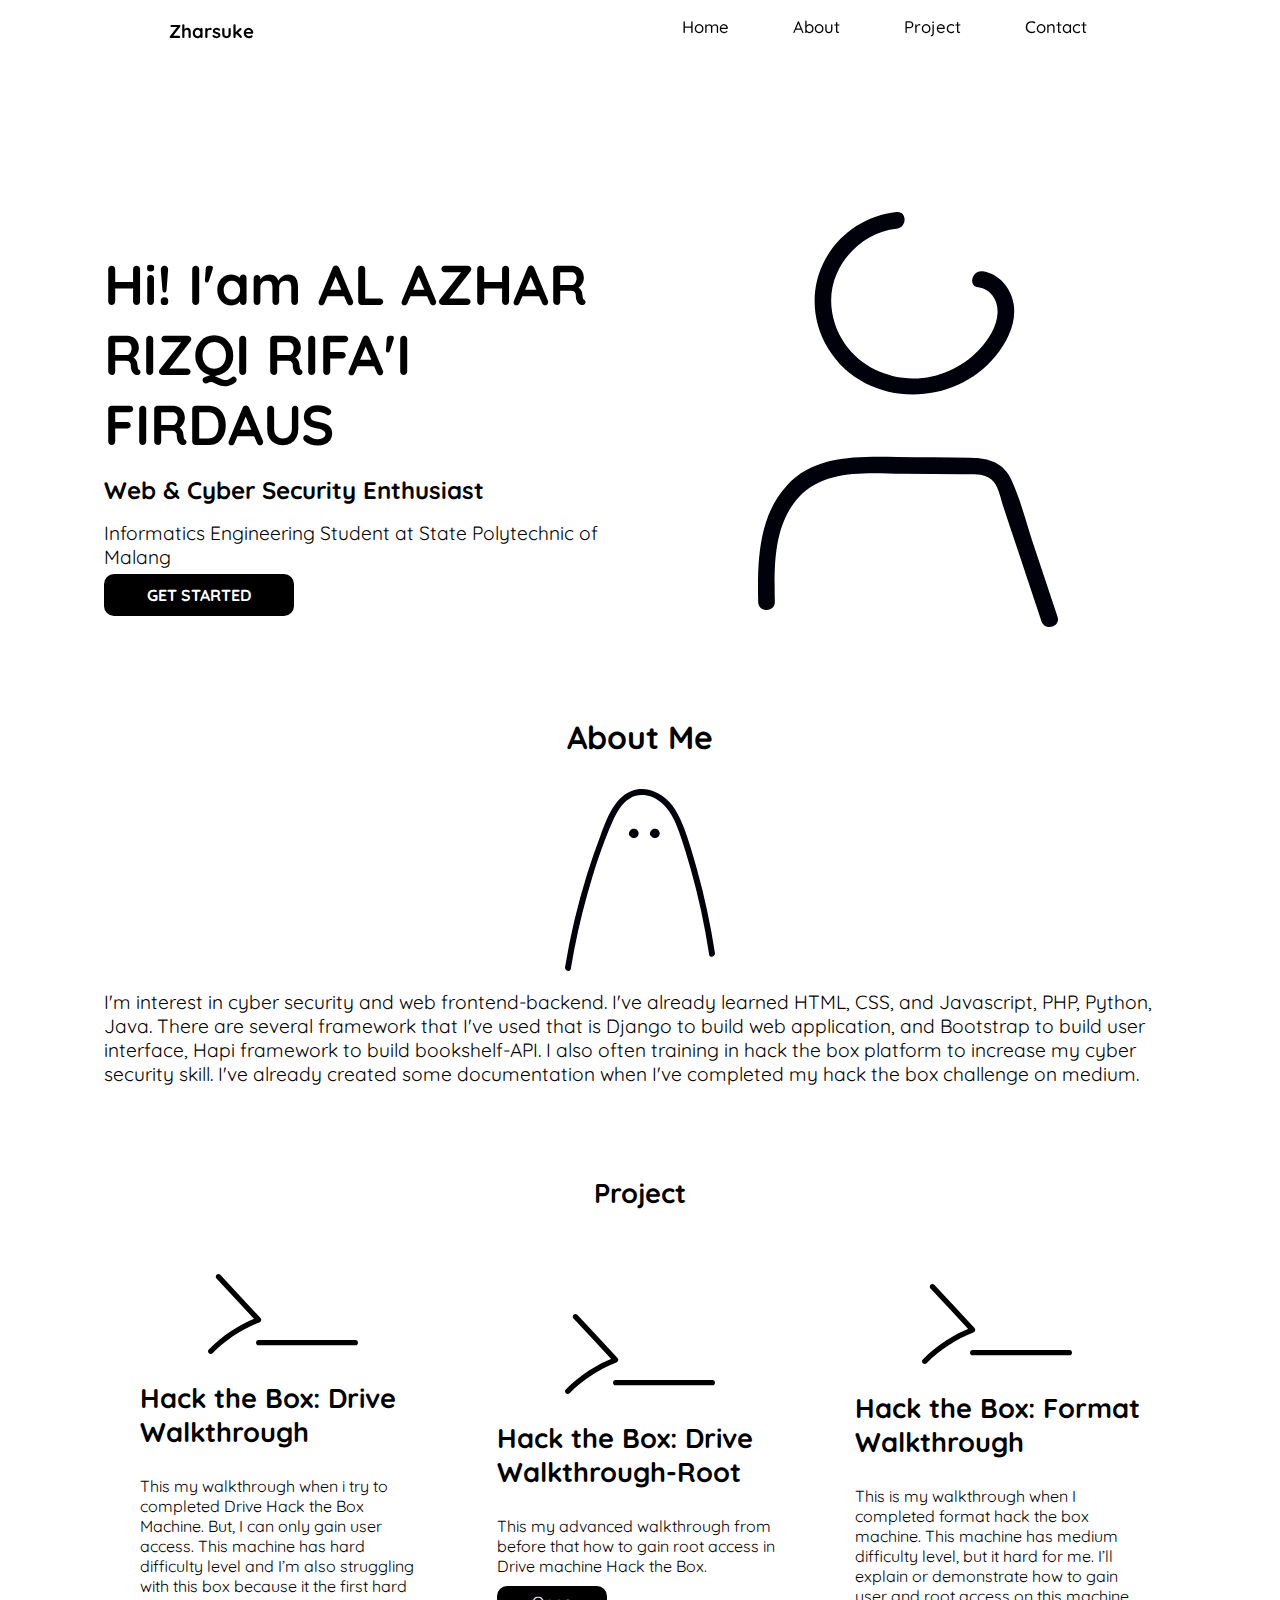
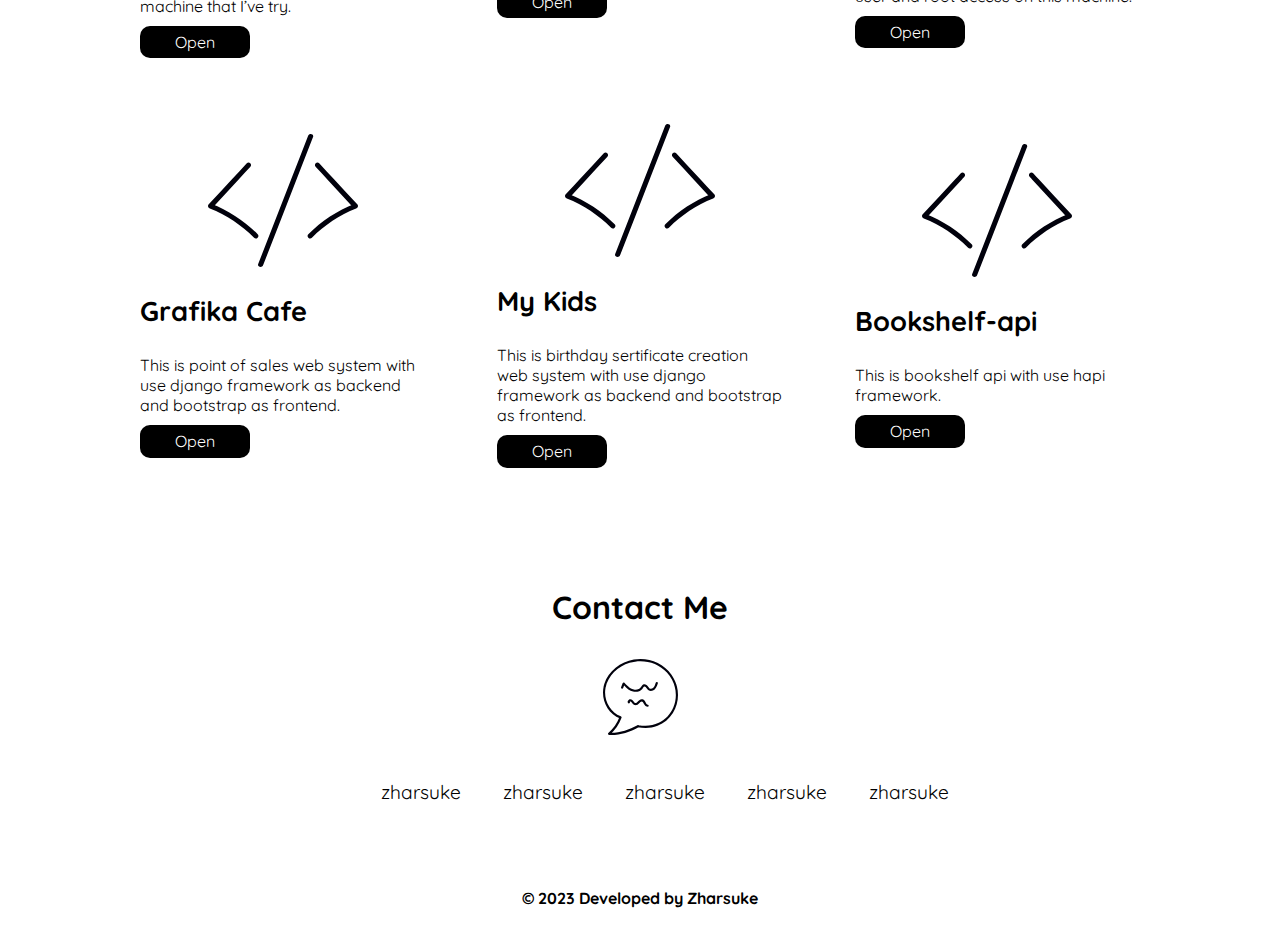
<file: index.html>
<!DOCTYPE html>
<html lang="en">
<head>
    <meta charset="UTF-8">
    <meta name="viewport" content="width=device-width, initial-scale=1.0">
    <title>Personal Portfolio</title>
    <link rel="stylesheet" href="assets/styles/index.css">
    <link rel="stylesheet" href="https://cdnjs.cloudflare.com/ajax/libs/font-awesome/6.4.2/css/all.min.css" integrity="sha512-z3gLpd7yknf1YoNbCzqRKc4qyor8gaKU1qmn+CShxbuBusANI9QpRohGBreCFkKxLhei6S9CQXFEbbKuqLg0DA==" crossorigin="anonymous" referrerpolicy="no-referrer" />
</head>
<body>
    <header class="navbar-container">
        <div class="logo">
            <h3>Zharsuke</h3>
        </div>
        <nav class="nav-list">
            <ul>
                <li><a href="#">Home</a></li>
                <li><a href="#about">About</a></li>
                <li><a href="#project">Project</a></li>
                <li><a href="#contact">Contact</a></li>
            </ul>
        </nav>
    </header>

    <main>
        <div class="jumbotron">
            <div class="jumbotron-description">
                <h1>Hi! I'am AL AZHAR RIZQI RIFA'I FIRDAUS</h1>
                <h3>Web & Cyber Security Enthusiast</h3>
                <p>Informatics Engineering Student at State Polytechnic of Malang</p>
                <a href="#about">Get Started</a>
            </div>
            <div class="jumbotron-image">
                <img src="assets/image/person.svg" alt="">
            </div>
        </div>

        <div class="about" id="about">
            <article>
                <h3 align="center">About Me</h3>
                <img src="assets/image/ghost.svg" alt="">
                <p>I'm interest in cyber security and web frontend-backend. I've already learned HTML, CSS, and Javascript, PHP, Python, Java. There are several framework that I've used that is Django to build web application, and Bootstrap to build user interface, Hapi framework to build bookshelf-API. I also often training in hack the box platform to increase my cyber security skill. I've already created some documentation when I've completed my hack the box challenge on medium.</p>
            </article>
        </div>

        <div class="project" id="project">
            <article>
                <h3 align="center">Project</h3>
                <div class="card">
                    <div class="card-item">
                        <img src="assets/image/cli.svg" alt="">
                        <h3>Hack the Box: Drive Walkthrough</h3>
                        <p>This my walkthrough when i try to completed Drive Hack the Box Machine. But, I can only gain user access. This machine has hard difficulty level and I’m also struggling with this box because it the first hard machine that I’ve try.</p>
                        <a href="https://medium.com/@zharsuke/hack-the-box-drive-walkthrough-bd22f1320755">Open</a>
                    </div>
                    <div class="card-item">
                        <img src="assets/image/cli.svg" alt="">
                        <h3>Hack the Box: Drive Walkthrough-Root</h3>
                        <p>This my advanced walkthrough from before that how to gain root access in Drive machine Hack the Box.</p>
                        <a href="https://medium.com/@zharsuke/hack-the-box-drive-walkthrough-root-07aae5d368a0">Open</a>
                    </div>
                    <div class="card-item">
                        <img src="assets/image/cli.svg" alt="">
                        <h3>Hack the Box: Format Walkthrough</h3>
                        <p>This is my walkthrough when I completed format hack the box machine. This machine has medium difficulty level, but it hard for me. I’ll explain or demonstrate how to gain user and root access on this machine.</p>
                        <a href="https://medium.com/@zharsuke/hack-the-box-format-walkthrough-8fb0f73201e1">Open</a>
                    </div>
                </div>
                <div class="card">
                    <div class="card-item">
                        <img src="assets/image/code.svg" alt="">
                        <h3>Grafika Cafe</h3>
                        <p>This is point of sales web system with use django framework as backend and bootstrap as frontend.</p>
                        <a href="https://github.com/zharsuke/grafika-cafe-web">Open</a>
                    </div>
                    <div class="card-item">
                        <img src="assets/image/code.svg" alt="">
                        <h3>My Kids</h3>
                        <p>This is birthday sertificate creation web system with use django framework as backend and bootstrap as frontend.</p>
                        <a href="https://github.com/zharsuke/mykids">Open</a>
                    </div>
                    <div class="card-item">
                        <img src="assets/image/code.svg" alt="">
                        <h3>Bookshelf-api</h3>
                        <p>This is bookshelf api with use hapi framework.</p>
                        <a href="https://github.com/zharsuke/bookshelf-api">Open</a>
                    </div>
                </div>
            </article>
        </div>

        <aside class="contact" id="contact">
            <header>
                <h3 align="center">Contact Me</h3>
                <figure>
                    <img src="assets/image/chat.svg" alt="">
                </figure>
            </header>
            <section>
                <ul>
                    <li><a href="https://github.com/zharsuke"><i class="fab fa-github"></i>zharsuke</a></li>
                    <li><a href="https://www.instagram.com/zharsuke/"><i class="fab fa-instagram"></i>zharsuke</a></li>
                    <li><a href="https://twitter.com/zharsuke"><i class="fab fa-twitter"></i>zharsuke</a></li>
                    <li><a href="https://medium.com/@zharsuke"><i class="fab fa-medium"></i>zharsuke</a></li>
                    <li><a href="mailto:alazharisqi@gmail.com"><i class="fa-regular fa-envelope"></i>zharsuke</a></li>
                </ul>
            </section>
        </aside>

    </main>

    <footer>
        <p>&#169; 2023 Developed by Zharsuke</p>
    </footer>
</body>
</html>
</file>
<file: assets/styles/index.css>
@import url('https://fonts.googleapis.com/css2?family=Quicksand:wght@500;700&display=swap');

*, *::before, *::after {
    box-sizing: border-box;
}

body {
    height: 100vh;
    font-family: 'Quicksand', sans-serif;
    margin: 0;
    display: flex;
    flex-direction: column;
}

.navbar-container {
    width: 100%;
    margin-inline: auto;
    display: flex;
    justify-content: space-around;
    position: fixed;
}

.navbar-container .logo h3 {
    width: 150px;
}

.navbar-container .nav-list ul {
    padding-left: 0;
    display: flex;
    justify-content: center;
    gap: 2rem 1rem;
}

.navbar-container .nav-list li {
    list-style-type: none;
}

.navbar-container .nav-list li a {
    text-decoration: none;
    font-size: 1.05rem;
    font-weight: 500;
    color: black;
    padding: .5rem 1.5rem;
    border-radius: 10px;
    transition: all .2s ease-in-out;
}

.navbar-container .nav-list li:hover a {
    color: black;
    font-weight: bold;
    text-decoration: underline;
}

main {
    max-width: 1200px;
    width: 100%;
    margin-inline: auto;
    padding: 2rem 4rem;
}

.jumbotron {
    margin-top: 20vh;
    flex: 1;
    display: flex;
    align-items: center;
}

.jumbotron .jumbotron-description {
    flex: 1 1;
}

.jumbotron .jumbotron-description h1 {
    font-size: 3.5rem;
    margin-block: 1rem;
}

.jumbotron .jumbotron-description h3 {
    font-size: 1.5rem;
    margin-block: 1rem;
}

.jumbotron .jumbotron-description p {
    font-size: 1.2rem;
    margin-block: 1rem;
}

.jumbotron .jumbotron-description a {
    padding: .5rem 2.5rem;
    margin-block: 1rem;
    text-transform: uppercase;
    font-weight: 700;
    font-size: 1rem;
    font-family: 'Quicksand', sans-serif;
    color: white;
    border: 3px solid transparent;
    border-radius: 10px;
    background-color: black;
    cursor: pointer;
    transition: all .15s ease-in;
    text-decoration: none;
}

.jumbotron .jumbotron-description a:hover {
    border: 3px solid black;
    color: black;
    background-color: transparent;
}

.jumbotron .jumbotron-image {
    flex: 1;
    display: flex;
}

.jumbotron .jumbotron-image img {
    margin: auto;
    min-width: 250px;
    width: 300px;
}

.about {
    margin-top: 10vh;
}

.about h3 {
    font-size: 2rem;
}

.about p {
    font-size: 1.2rem;
}

.about img {
    width: 150px;
    flex: 1;
    display: flex;
    margin: auto;
}

.project {
    margin-top: 10vh;
}

.project h3 {
    font-size: 1.7rem;
}

.project img {
    width: 150px;
    flex: 1;
    display: flex;
    margin: auto;
}

.card {
    display: flex;
    justify-content: space-between;
    align-items: center;
}

.card .card-item {
    padding: 20px;
    justify-content: space-around;
    margin: 1rem;
    width: 100%;
    transition: all .15s ease-in-out;
}

.card .card-item:hover {
    box-shadow: 0 2px 8px 2px rgba(0, 0, 0, 0.2);
    border-radius: 20px;
}

.card .card-item a {
    padding: .2rem 2rem;
    width: 50%;
    font-family: 'Quicksand', sans-serif;
    color: white;
    border: 3px solid transparent;
    border-radius: 10px;
    background-color: black;
    cursor: pointer;
    transition: all .15s ease-in-out;
    text-decoration: none;
}

.card .card-item a:hover {
    border: 3px solid black;
    color: black;
    background-color: transparent;
}

.contact {
    margin-top: 10vh;
}

.contact img {
    width: 75px;
    flex: 1;
    display: flex;
    margin: auto;
}
.contact h3 {
    font-size: 2rem;
}

.contact ul {
    margin-top: 5vh;
    display: flex;
    justify-content: center;
    gap: 2rem;
}

.contact li {
    list-style-type: none;
}

.contact li a {
    text-decoration: none;
    color: black;
    font-size: 1.2rem;
}

.contact li a:hover {
    text-decoration: underline;
    font-weight: bold;
}

.contact i {
    padding-inline: 5px;
}

footer {
    max-width: 1200px;
    width: 100%;
    margin-inline: auto;
    padding: 20px;
    text-align: center;
    font-weight: bold;
}

@media screen and (max-width: 768px) {
    .navbar-container {
        flex-direction: column;
    }

    .navbar-container h3 {
        text-align: center;
    }

    .navbar-container .nav-list ul {
        flex-wrap: wrap;
        column-gap: .5rem;
    }

    .jumbotron {
        flex-direction: column;
        gap: 2rem;
    }

    .jumbotron .jumbotron-description h1 {
        font-size: 3rem;
    }
    
    .jumbotron .jumbotron-description h3 {
        font-size: 2rem;
    }
    
    .jumbotron .jumbotron-description p {
        font-size: 1rem;
    }

    .jumbotron .jumbotron-image {
        order: -1;
    }

    .card {
        flex-direction: column;
        gap: 2rem;
    }

    .contact ul {
        flex-direction: column;
        text-align: center;
        margin-right: 50px;
    }
}

@media screen and (max-width: 1200px) {
    .card {
        flex-direction: column;
        gap: 2rem;
    }
}
</file>
